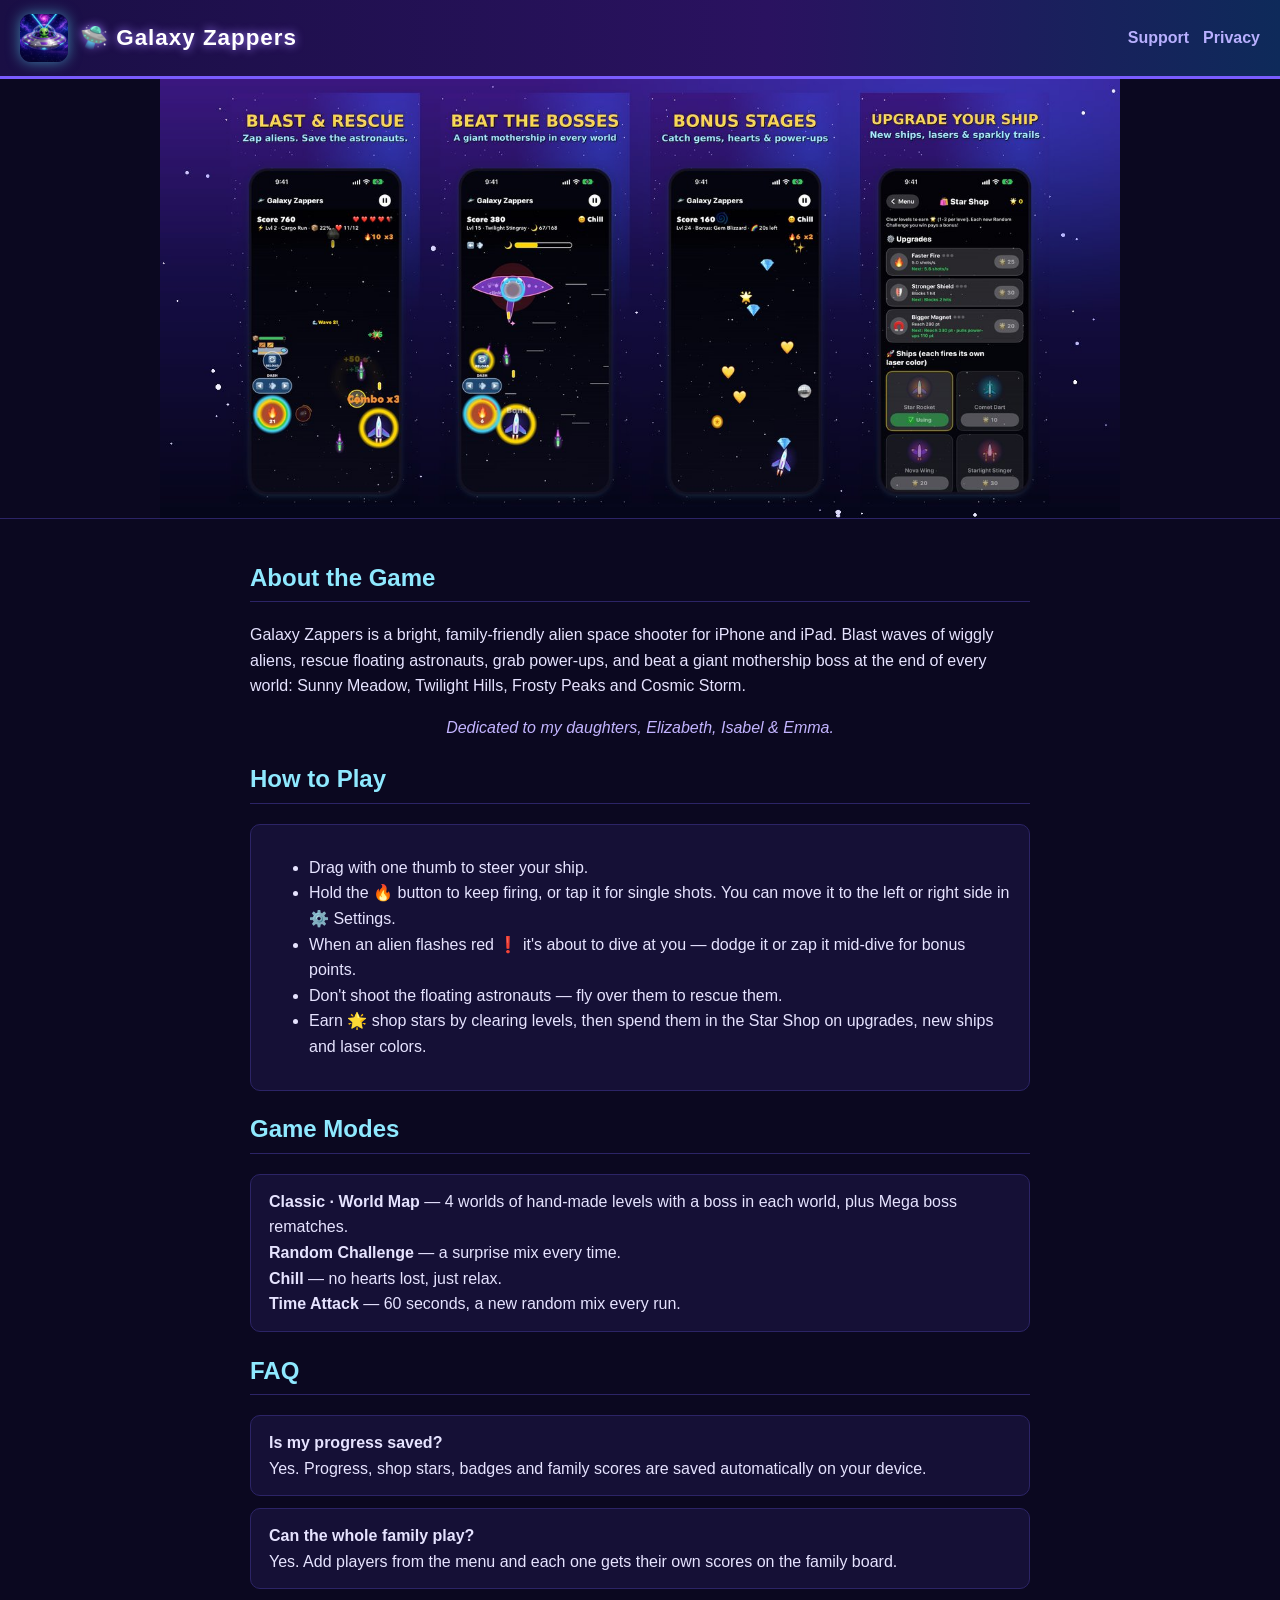
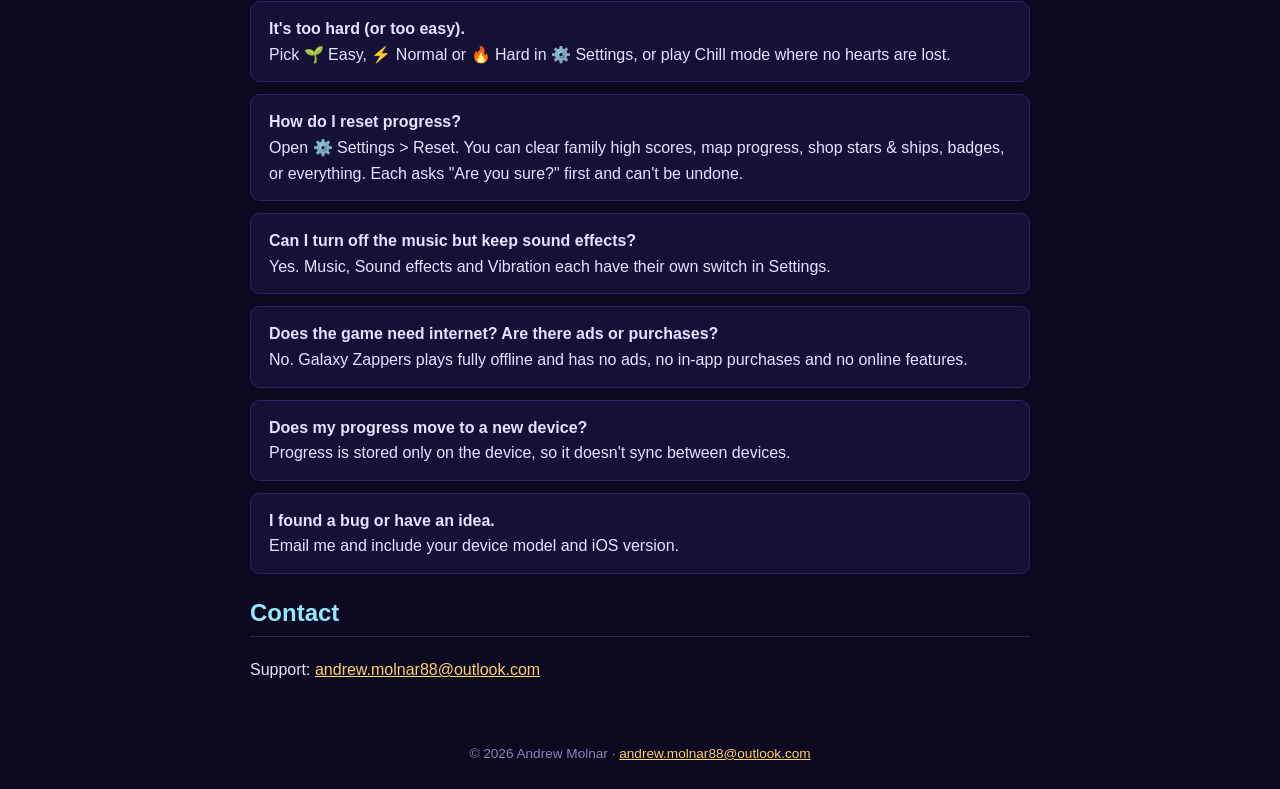
<file: index.html>
<!doctype html><html lang="en"><head><meta charset="utf-8"><meta name="viewport" content="width=device-width,initial-scale=1"><title>Galaxy Zappers – Support</title><link rel="stylesheet" href="style.css"></head><body>
<header><img src="icon.png" alt="Galaxy Zappers icon"><h1>🛸 Galaxy Zappers</h1><nav><a href="index.html">Support</a><a href="privacy.html">Privacy</a></nav></header><img class="hero" src="hero.jpg" alt="Galaxy Zappers gameplay">
<main><h2>About the Game</h2><p>Galaxy Zappers is a bright, family-friendly alien space shooter for iPhone and iPad. Blast waves of wiggly aliens, rescue floating astronauts, grab power-ups, and beat a giant mothership boss at the end of every world: Sunny Meadow, Twilight Hills, Frosty Peaks and Cosmic Storm.</p>
<p class="ded">Dedicated to my daughters, Elizabeth, Isabel &amp; Emma.</p>
<h2>How to Play</h2><div class="card"><ul><li>Drag with one thumb to steer your ship.</li><li>Hold the 🔥 button to keep firing, or tap it for single shots. You can move it to the left or right side in ⚙️ Settings.</li><li>When an alien flashes red ❗ it's about to dive at you — dodge it or zap it mid-dive for bonus points.</li><li>Don't shoot the floating astronauts — fly over them to rescue them.</li><li>Earn 🌟 shop stars by clearing levels, then spend them in the Star Shop on upgrades, new ships and laser colors.</li></ul></div>
<h2>Game Modes</h2><div class="card"><b>Classic · World Map</b> — 4 worlds of hand-made levels with a boss in each world, plus Mega boss rematches.<br><b>Random Challenge</b> — a surprise mix every time.<br><b>Chill</b> — no hearts lost, just relax.<br><b>Time Attack</b> — 60 seconds, a new random mix every run.</div>
<h2>FAQ</h2>
<div class="card"><b>Is my progress saved?</b><br>Yes. Progress, shop stars, badges and family scores are saved automatically on your device.</div>
<div class="card"><b>Can the whole family play?</b><br>Yes. Add players from the menu and each one gets their own scores on the family board.</div>
<div class="card"><b>It's too hard (or too easy).</b><br>Pick 🌱 Easy, ⚡ Normal or 🔥 Hard in ⚙️ Settings, or play Chill mode where no hearts are lost.</div>
<div class="card"><b>How do I reset progress?</b><br>Open ⚙️ Settings &gt; Reset. You can clear family high scores, map progress, shop stars &amp; ships, badges, or everything. Each asks "Are you sure?" first and can't be undone.</div>
<div class="card"><b>Can I turn off the music but keep sound effects?</b><br>Yes. Music, Sound effects and Vibration each have their own switch in Settings.</div>
<div class="card"><b>Does the game need internet? Are there ads or purchases?</b><br>No. Galaxy Zappers plays fully offline and has no ads, no in-app purchases and no online features.</div>
<div class="card"><b>Does my progress move to a new device?</b><br>Progress is stored only on the device, so it doesn't sync between devices.</div>
<div class="card"><b>I found a bug or have an idea.</b><br>Email me and include your device model and iOS version.</div>
<h2>Contact</h2><p>Support: <a href="mailto:andrew.molnar88@outlook.com">andrew.molnar88@outlook.com</a></p></main><footer>&copy; 2026 Andrew Molnar &middot; <a href="mailto:andrew.molnar88@outlook.com">andrew.molnar88@outlook.com</a></footer></body></html>
</file>
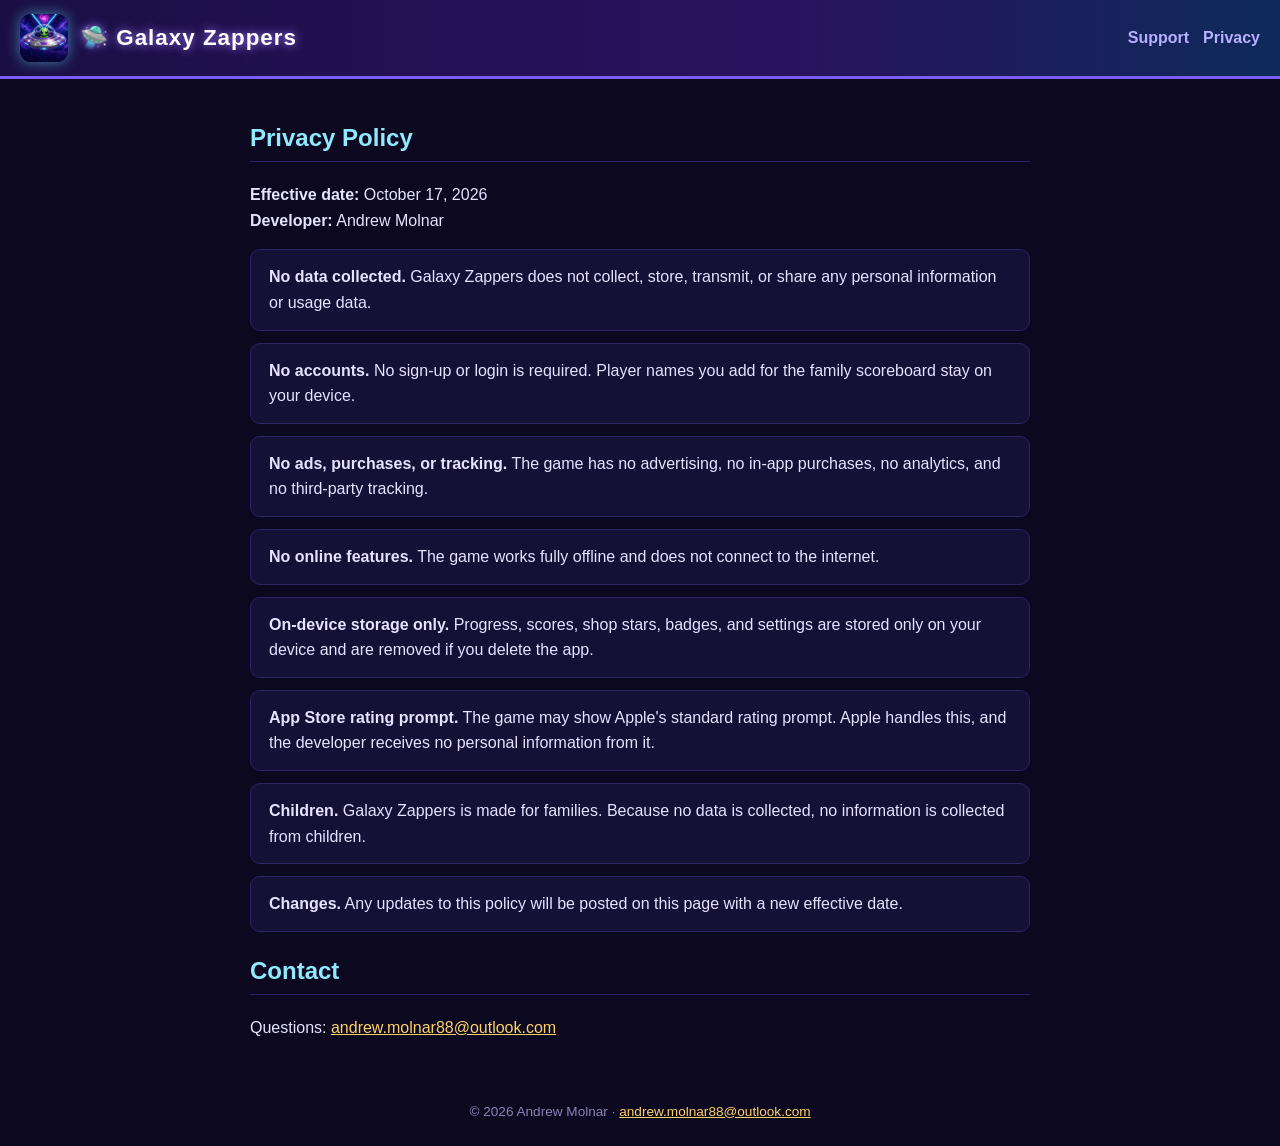
<file: privacy.html>
<!doctype html><html lang="en"><head><meta charset="utf-8"><meta name="viewport" content="width=device-width,initial-scale=1"><title>Galaxy Zappers – Privacy Policy</title><link rel="stylesheet" href="style.css"></head><body>
<header><img src="icon.png" alt="Galaxy Zappers icon"><h1>🛸 Galaxy Zappers</h1><nav><a href="index.html">Support</a><a href="privacy.html">Privacy</a></nav></header><main><h2>Privacy Policy</h2><p><b>Effective date:</b> October 17, 2026<br><b>Developer:</b> Andrew Molnar</p>
<div class="card"><b>No data collected.</b> Galaxy Zappers does not collect, store, transmit, or share any personal information or usage data.</div>
<div class="card"><b>No accounts.</b> No sign-up or login is required. Player names you add for the family scoreboard stay on your device.</div>
<div class="card"><b>No ads, purchases, or tracking.</b> The game has no advertising, no in-app purchases, no analytics, and no third-party tracking.</div>
<div class="card"><b>No online features.</b> The game works fully offline and does not connect to the internet.</div>
<div class="card"><b>On-device storage only.</b> Progress, scores, shop stars, badges, and settings are stored only on your device and are removed if you delete the app.</div>
<div class="card"><b>App Store rating prompt.</b> The game may show Apple's standard rating prompt. Apple handles this, and the developer receives no personal information from it.</div>
<div class="card"><b>Children.</b> Galaxy Zappers is made for families. Because no data is collected, no information is collected from children.</div>
<div class="card"><b>Changes.</b> Any updates to this policy will be posted on this page with a new effective date.</div>
<h2>Contact</h2><p>Questions: <a href="mailto:andrew.molnar88@outlook.com">andrew.molnar88@outlook.com</a></p></main><footer>&copy; 2026 Andrew Molnar &middot; <a href="mailto:andrew.molnar88@outlook.com">andrew.molnar88@outlook.com</a></footer></body></html>
</file>
<file: style.css>
*{box-sizing:border-box}body{margin:0;font-family:-apple-system,"Segoe UI",Roboto,sans-serif;background:#0b0820;color:#e6e3ff;line-height:1.6}
header{background:linear-gradient(90deg,#1a0f45,#2a1260 60%,#0e2a5a);border-bottom:3px solid #7a5cff;padding:14px 20px;display:flex;align-items:center;gap:12px}
header img{width:48px;height:48px;border-radius:11px;box-shadow:0 0 14px #5ee7ff88}header h1{margin:0;font-size:1.4rem;letter-spacing:1px;color:#fff;text-shadow:0 0 10px #a07bff}
nav{margin-left:auto}nav a{color:#b9b0ff;margin-left:14px;text-decoration:none;font-weight:600}nav a:hover{color:#fff}
.hero{width:100%;max-height:440px;object-fit:contain;background:#0b0820;display:block;border-bottom:1px solid #2c2466}
main{max-width:820px;margin:0 auto;padding:20px}h2{color:#8fe9ff;border-bottom:1px solid #2c2466;padding-bottom:4px}
.card{background:#151036;border:1px solid #2c2466;border-radius:10px;padding:14px 18px;margin:12px 0}
.ded{text-align:center;font-style:italic;color:#c3b4ff}
a{color:#ffd166}footer{text-align:center;color:#8a84b8;font-size:.85rem;padding:24px}
@media(max-width:600px){header{flex-wrap:wrap}nav{margin-left:0;width:100%}nav a{margin:0 14px 0 0}header h1{font-size:1.2rem}}
</file>
